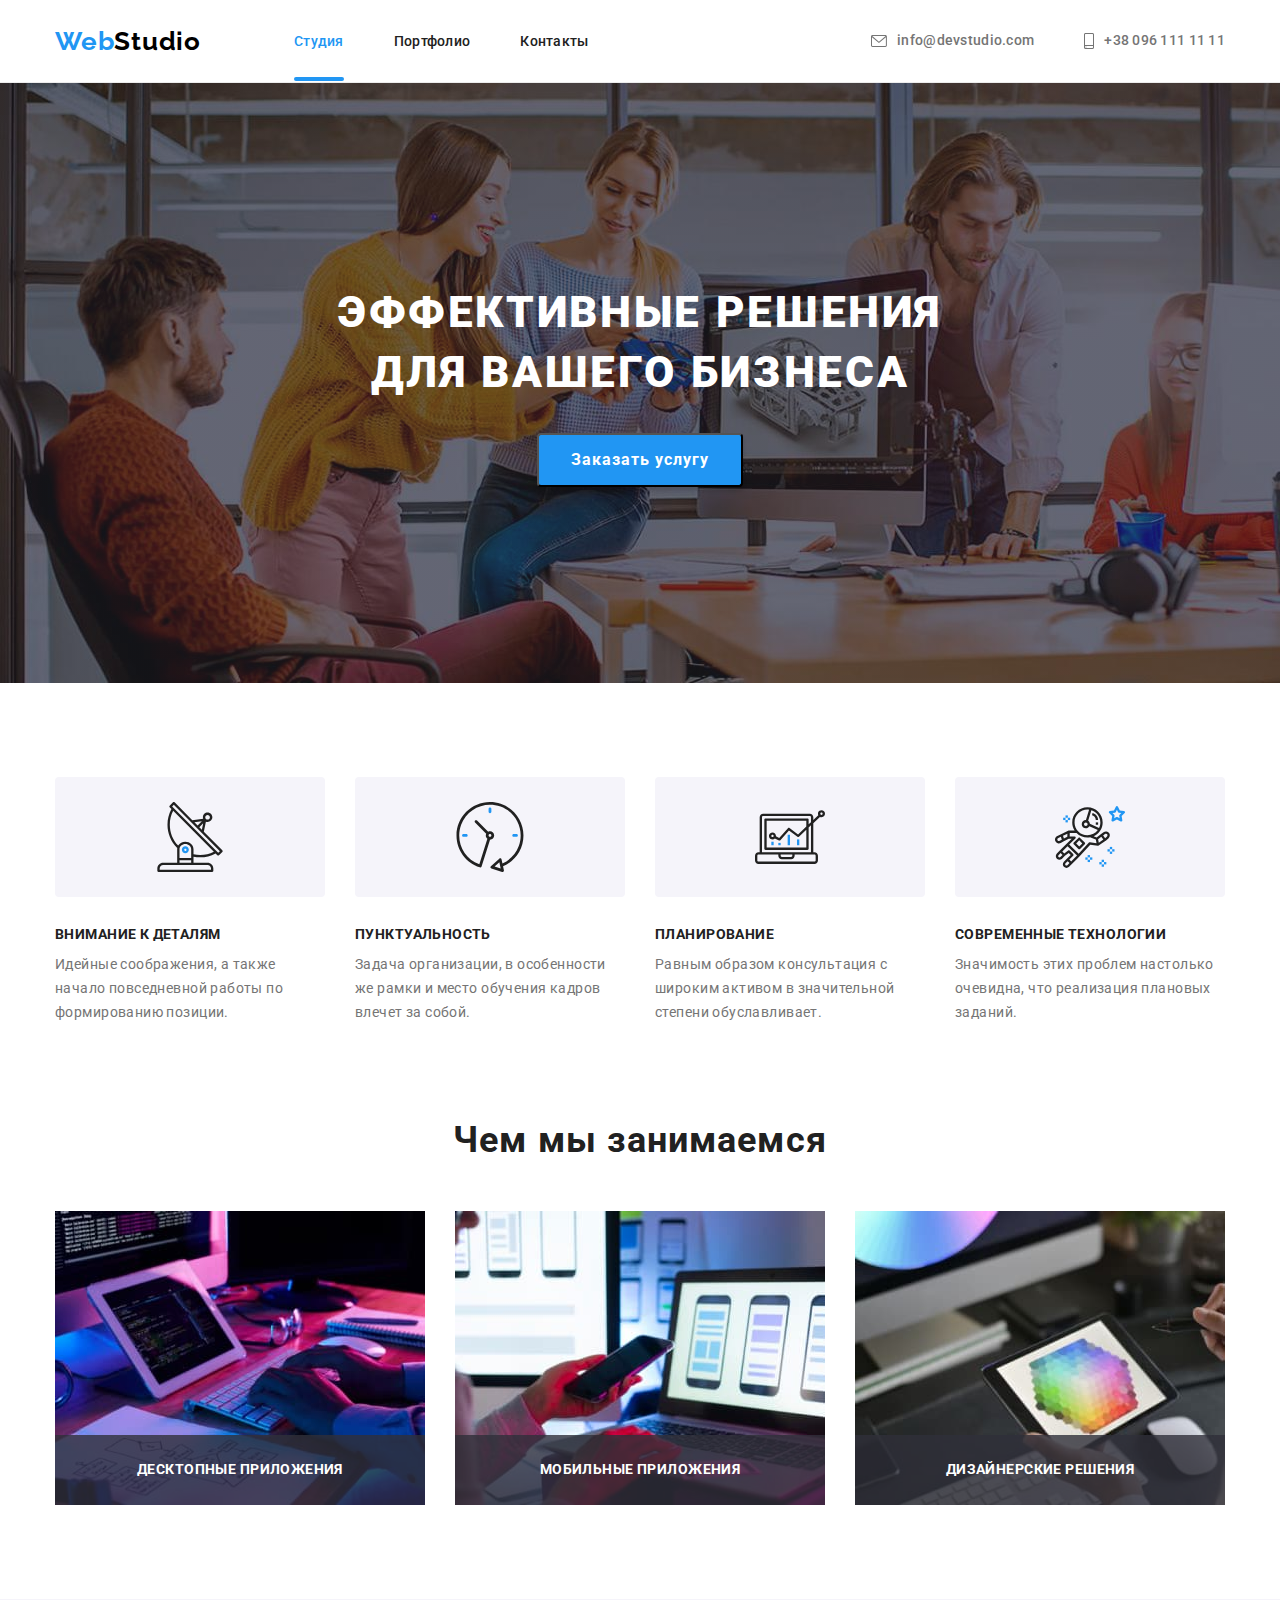
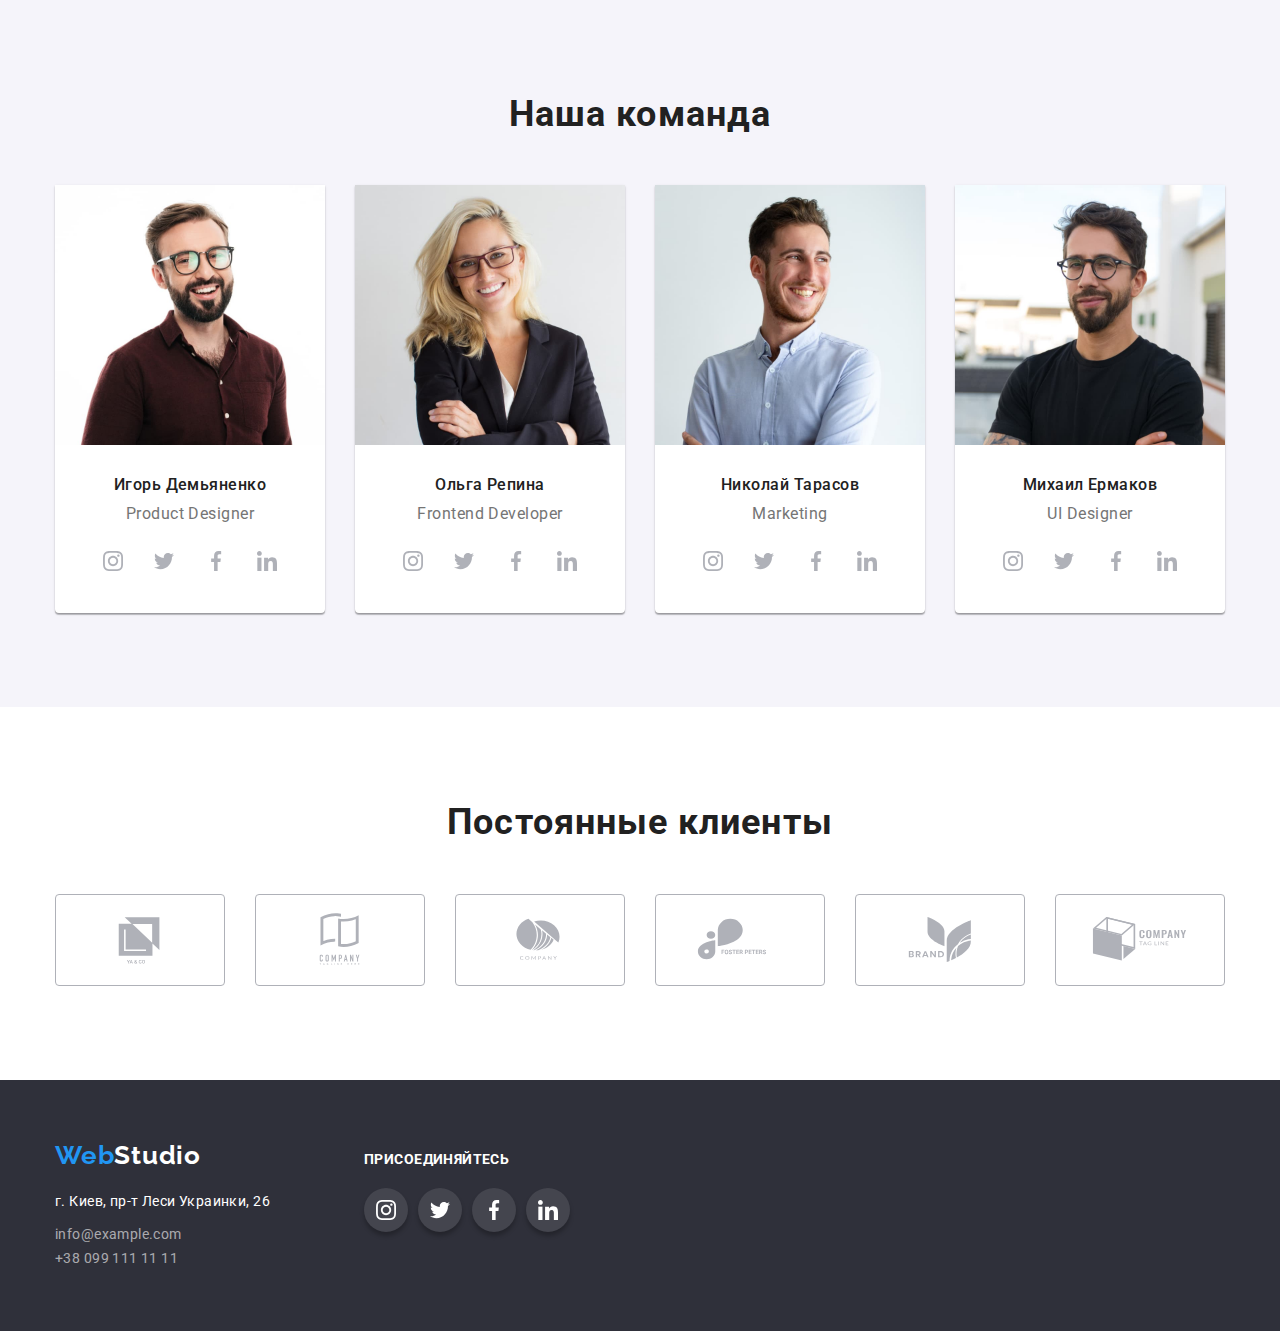
<file: index.html>
<!DOCTYPE html>
<html lang="en">
  <head>
    <meta charset="UTF-8" />
    <meta http-equiv="X-UA-Compatible" content="IE=edge" />
    <meta name="viewport" content="width=device-width, initial-scale=1.0" />
    <link rel="preconnect" href="https://fonts.googleapis.com" />
    <link rel="preconnect" href="https://fonts.gstatic.com" crossorigin />
    <link
      href="https://fonts.googleapis.com/css2?family=Raleway:wght@700&family=Roboto:wght@400;500;700;900&display=swap"
      rel="stylesheet"
    />

    <title>WebStudio</title>

    <link
      rel="stylesheet"
      href="https://cdnjs.cloudflare.com/ajax/libs/modern-normalize/1.1.0/modern-normalize.min.css"
    />
    <link rel="stylesheet" href="./css/styles.css" />
  </head>
  <body>
    <header>
      <div class="container header-container">
        <nav class="header-navigation">
          <a href="" class="logo link">Web<span class="logo-header">Studio</span></a>
          <ul class="list header-menu">
            <li class="header-item-menu">
              <a class="list-navigation link active-list" href="./index.html">Студия</a>
            </li>
            <li class="header-item-menu">
              <a class="list-navigation link" href="./portfolio.html">Портфолио</a>
            </li>
            <li class="header-item-menu">
              <a class="list-navigation link" href="">Контакты</a>
            </li>
          </ul>
        </nav>
        <ul class="list contacts-list">
          <li class="contacts-header">
            <a href="https//mailto:info@devstudio.com" class="link contacts-header-link">
              <svg width="16" height="12" class="icon-contacts">
                <use href="./images/icons.svg#icon-envelope"></use>
              </svg>
              info@devstudio.com</a
            >
          </li>

          <li class="contacts-header">
            <a href="https//tel:+380961111111" class="link contacts-header-link">
              <svg width="10" height="16" class="icon-contacts">
                <use href="./images/icons.svg#icon-smartphone"></use>
              </svg>
              +38 096 111 11 11</a
            >
          </li>
        </ul>
      </div>
    </header>

    <main>
      <!-- Section hero -->
      <section>
        <div class="hero-container">
          <h1 class="main-title">Эффективные решения для вашего бизнеса</h1>
          <button class="hero-btn" type="button" data-modal-open>Заказать услугу</button>
        </div>
      </section>

      <!-- Section 1 Особенности -->
      <section class="section">
        <div class="container">
          <ul class="list features-container">
            <li class="item-features">
              <div class="features-icon-section">
                <svg width="70" height="70">
                  <use href="./images/icons.svg#icon-antenna-1"></use>
                </svg>
              </div>
              <h3 class="title-features">внимание к деталям</h3>
              <p class="text-features">
                Идейные соображения, а также начало повседневной работы по формированию позиции.
              </p>
            </li>
            <li class="item-features">
              <div class="features-icon-section">
                <svg width="70" height="70">
                  <use href="./images/icons.svg#icon-clock-1"></use>
                </svg>
              </div>
              <h3 class="title-features">пунктуальность</h3>
              <p class="text-features">
                Задача организации, в особенности же рамки и место обучения кадров влечет за собой.
              </p>
            </li>
            <li class="item-features">
              <div class="features-icon-section">
                <svg width="70" height="70">
                  <use href="./images/icons.svg#icon-diagram-1"></use>
                </svg>
              </div>
              <h3 class="title-features">планирование</h3>
              <p class="text-features">
                Равным образом консультация с широким активом в значительной степени обуславливает.
              </p>
            </li>
            <li class="item-features">
              <div class="features-icon-section">
                <svg width="70" height="70">
                  <use href="./images/icons.svg#icon-astronaut-1"></use>
                </svg>
              </div>
              <h3 class="title-features">современные технологии</h3>
              <p class="text-features">
                Значимость этих проблем настолько очевидна, что реализация плановых заданий.
              </p>
            </li>
          </ul>
        </div>
      </section>

      <!-- Section 2 Чем мы занимаемся -->
      <section class="section section-align">
        <div class="container">
          <h2 class="title-sections">Чем мы занимаемся</h2>
          <ul class="list services-container">
            <li class="item-services">
              <a href="" class="services-link"
                ><img
                  src="./images/img.jpg"
                  alt="Руки лежат на клавиатуре перед монитором и планшетом"
                  width="370"
                />
                <div class="text-services"><p>Десктопные приложения</p></div>
              </a>
            </li>
            <li class="item-services">
              <a href="" class="services-link"
                ><img
                  src="./images/img2.jpg"
                  alt="Открытый ноутбук и телефон в правой руке"
                  width="370"
                />
                <div class="text-services"><p>Мобильные приложения</p></div></a
              >
            </li>
            <li class="item-services">
              <a href="" class="services-link"
                ><img src="./images/img3.jpg" alt="Планшет в руке" width="370" />
                <div class="text-services"><p>Дизайнерские решения</p></div></a
              >
            </li>
          </ul>
        </div>
      </section>

      <!-- Section 3 Команда -->
      <section class="section main-team-container">
        <div class="container">
          <h2 class="title-sections">Наша команда</h2>
          <ul class="list team-container">
            <li class="item-team">
              <img src="./images/ihor_demyanienko.jpg" alt="Игорь Демьяненко" width="270" />

              <div class="team-info">
                <h3 class="title-employee">Игорь Демьяненко</h3>
                <p class="text-profession">Product Designer</p>
                <ul class="social-links-team list">
                  <li>
                    <a href="" class="icon-social-link">
                      <svg width="20" height="20">
                        <use href="./images/icons.svg#icon-instagram"></use>
                      </svg>
                    </a>
                  </li>

                  <li>
                    <a href="" class="icon-social-link">
                      <svg width="20" height="20">
                        <use href="./images/icons.svg#icon-twitter"></use>
                      </svg>
                    </a>
                  </li>
                  <li>
                    <a href="" class="icon-social-link">
                      <svg width="20" height="20">
                        <use href="./images/icons.svg#icon-facebook"></use>
                      </svg>
                    </a>
                  </li>
                  <li>
                    <a href="" class="icon-social-link">
                      <svg width="20" height="20">
                        <use href="./images/icons.svg#icon-linkedin"></use>
                      </svg>
                    </a>
                  </li>
                </ul>
              </div>
            </li>
            <li class="item-team">
              <img src="./images/olga_repina.jpg" alt="Ольга Репина" width="270" />

              <div class="team-info">
                <h3 class="title-employee">Ольга Репина</h3>
                <p class="text-profession">Frontend Developer</p>
                <ul class="social-links-team list">
                  <li>
                    <a href="" class="icon-social-link">
                      <svg width="20" height="20">
                        <use href="./images/icons.svg#icon-instagram"></use>
                      </svg>
                    </a>
                  </li>
                  <li>
                    <a href="" class="icon-social-link">
                      <svg width="20" height="20">
                        <use href="./images/icons.svg#icon-twitter"></use>
                      </svg>
                    </a>
                  </li>
                  <li>
                    <a href="" class="icon-social-link">
                      <svg width="20" height="20">
                        <use href="./images/icons.svg#icon-facebook"></use>
                      </svg>
                    </a>
                  </li>
                  <li>
                    <a href="" class="icon-social-link">
                      <svg width="20" height="20">
                        <use href="./images/icons.svg#icon-linkedin"></use>
                      </svg>
                    </a>
                  </li>
                </ul>
              </div>
            </li>
            <li class="item-team">
              <img src="./images/nikolai_tarasov.jpg" alt="Николай Тарасов" width="270" />

              <div class="team-info">
                <h3 class="title-employee">Николай Тарасов</h3>
                <p class="text-profession">Marketing</p>
                <ul class="social-links-team list">
                  <li>
                    <a href="" class="icon-social-link">
                      <svg width="20" height="20">
                        <use href="./images/icons.svg#icon-instagram"></use>
                      </svg>
                    </a>
                  </li>
                  <li>
                    <a href="" class="icon-social-link">
                      <svg width="20" height="20">
                        <use href="./images/icons.svg#icon-twitter"></use>
                      </svg>
                    </a>
                  </li>
                  <li>
                    <a href="" class="icon-social-link">
                      <svg width="20" height="20">
                        <use href="./images/icons.svg#icon-facebook"></use>
                      </svg>
                    </a>
                  </li>
                  <li>
                    <a href="" class="icon-social-link">
                      <svg width="20" height="20">
                        <use href="./images/icons.svg#icon-linkedin"></use>
                      </svg>
                    </a>
                  </li>
                </ul>
              </div>
            </li>
            <li class="item-team">
              <img src="./images/mihail_ermakov.jpg" alt="Михаил Ермаков" width="270" />

              <div class="team-info">
                <h3 class="title-employee">Михаил Ермаков</h3>
                <p class="text-profession">UI Designer</p>
                <ul class="social-links-team list">
                  <li>
                    <a href="" class="icon-social-link">
                      <svg width="20" height="20">
                        <use href="./images/icons.svg#icon-instagram"></use>
                      </svg>
                    </a>
                  </li>
                  <li>
                    <a href="" class="icon-social-link">
                      <svg width="20" height="20">
                        <use href="./images/icons.svg#icon-twitter"></use>
                      </svg>
                    </a>
                  </li>
                  <li>
                    <a href="" class="icon-social-link">
                      <svg width="20" height="20">
                        <use href="./images/icons.svg#icon-facebook"></use>
                      </svg>
                    </a>
                  </li>
                  <li>
                    <a href="" class="icon-social-link">
                      <svg width="20" height="20">
                        <use href="./images/icons.svg#icon-linkedin"></use>
                      </svg>
                    </a>
                  </li>
                </ul>
              </div>
            </li>
          </ul>
        </div>
      </section>

      <!-- Section 4 Клиенты -->

      <section class="section">
        <div class="container">
          <h2 class="title-sections">Постоянные клиенты</h2>
          <ul class="list clients-section">
            <li class="clients-item">
              <a href="" class="clients-item-link">
                <svg width="106" height="60"><use href="./images/icons.svg#icon-Logo" /></svg>
              </a>
            </li>
            <li class="clients-item">
              <a href="" class="clients-item-link">
                <svg width="106" height="60"><use href="./images/icons.svg#icon-Logo2" /></svg>
              </a>
            </li>
            <li class="clients-item">
              <a href="" class="clients-item-link">
                <svg width="106" height="60"><use href="./images/icons.svg#icon-Logo3" /></svg>
              </a>
            </li>
            <li class="clients-item">
              <a href="" class="clients-item-link">
                <svg width="106" height="60"><use href="./images/icons.svg#icon-Logo4" /></svg>
              </a>
            </li>
            <li class="clients-item">
              <a href="" class="clients-item-link">
                <svg width="106" height="60"><use href="./images/icons.svg#icon-Logo5" /></svg>
              </a>
            </li>
            <li class="clients-item">
              <a href="" class="clients-item-link">
                <svg width="106" height="60"><use href="./images/icons.svg#icon-Logo6" /></svg>
              </a>
            </li>
          </ul>
        </div>
      </section>

      <!-- Подвал -->
      <footer class="footer-section">
        <div class="container footer-info">
          <div class="contacts-footer-info">
            <a href="" class="logo link">Web<span class="logo-footer">Studio</span></a>
            <address class="physical-adress">г. Киев, пр-т Леси Украинки, 26</address>
            <ul class="list">
              <li>
                <a class="contacts-footer link" href="https//mailto:info@example.com"
                  >info@example.com</a
                >
              </li>
              <li>
                <a class="contacts-footer link" href="https//tel:+380991111111"
                  >+38 099 111 11 11</a
                >
              </li>
            </ul>
          </div>
          <div class="footer-social-links-container">
            <p class="footer-text">присоединяйтесь</p>
            <ul class="social-links-footer list">
              <li>
                <a href="" class="footer-social-icon">
                  <svg width="20" height="20">
                    <use href="./images/icons.svg#icon-instagram"></use>
                  </svg>
                </a>
              </li>
              <li>
                <a href="" class="footer-social-icon">
                  <svg width="20" height="20">
                    <use href="./images/icons.svg#icon-twitter"></use>
                  </svg>
                </a>
              </li>
              <li>
                <a href="" class="footer-social-icon">
                  <svg width="20" height="20">
                    <use href="./images/icons.svg#icon-facebook"></use>
                  </svg>
                </a>
              </li>
              <li>
                <a href="" class="footer-social-icon">
                  <svg width="20" height="20">
                    <use href="./images/icons.svg#icon-linkedin"></use>
                  </svg>
                </a>
              </li>
            </ul>
          </div>
        </div>
      </footer>
    </main>
    <div class="backdrop is-hidden" data-modal>
      <div class="modal">
        <button type="button" class="close-modal" data-modal-close>
          <svg class="icon-close-modal" width="18" height="18">
            <use href="./images/icons.svg#icon-close-modal"></use>
          </svg>
        </button>
      </div>
    </div>
    <script src="./js/modal.js"></script>
  </body>
</html>
</file>
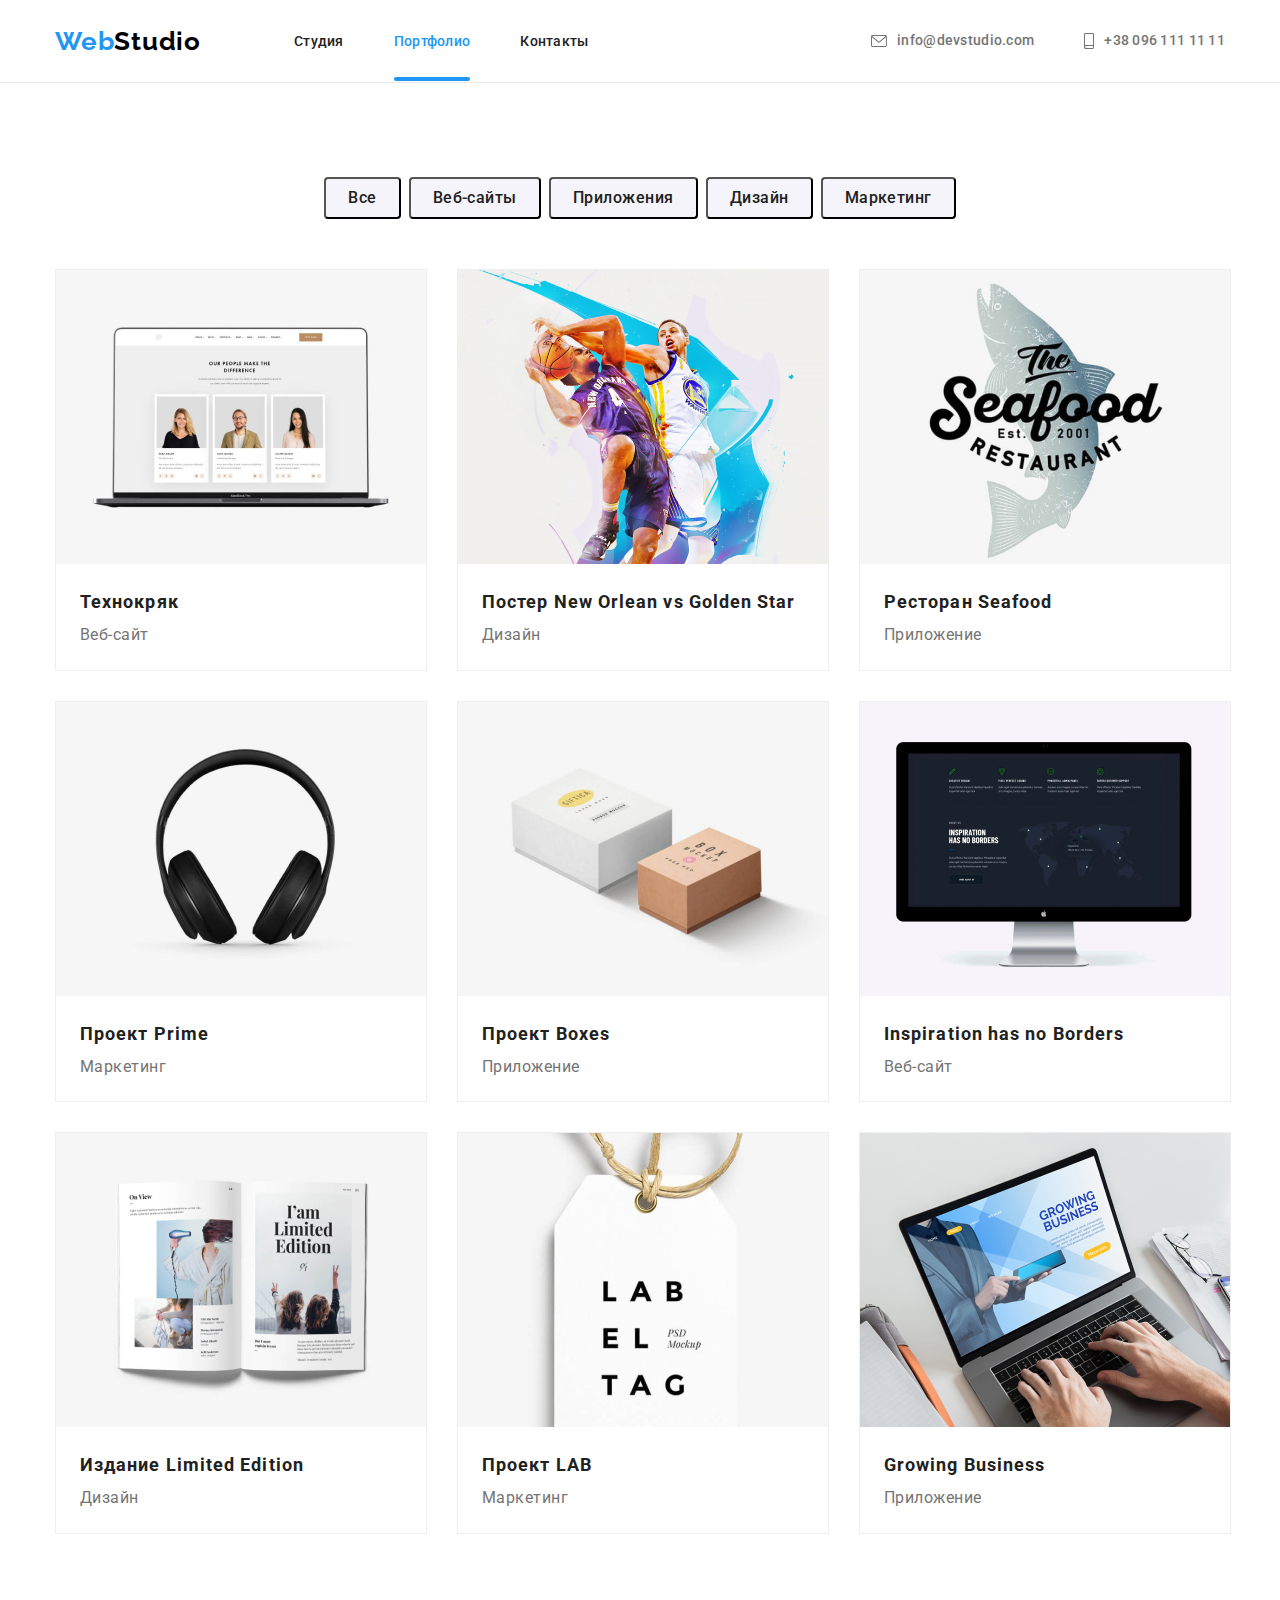
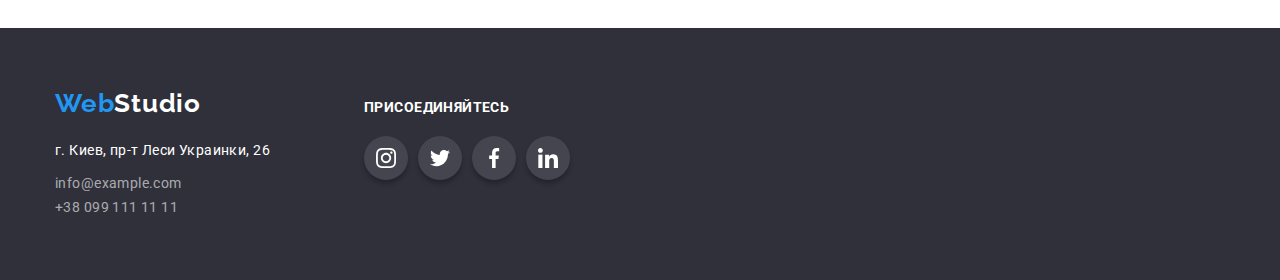
<file: portfolio.html>
<!DOCTYPE html>
<html lang="en">
  <head>
    <meta charset="UTF-8" />
    <meta http-equiv="X-UA-Compatible" content="IE=edge" />
    <meta name="viewport" content="width=device-width, initial-scale=1.0" />
    <link rel="preconnect" href="https://fonts.googleapis.com" />
    <link rel="preconnect" href="https://fonts.gstatic.com" crossorigin />
    <link
      href="https://fonts.googleapis.com/css2?family=Raleway:wght@700&family=Roboto:wght@400;500;700;900&display=swap"
      rel="stylesheet"
    />
    <title>WebStudio</title>
    <link
      rel="stylesheet"
      href="https://cdnjs.cloudflare.com/ajax/libs/modern-normalize/1.1.0/modern-normalize.min.css"
    />
    <link rel="stylesheet" href="./css/styles.css" />
  </head>

  <body>
    <header>
      <div class="container header-container">
        <nav class="header-navigation">
          <a href="" class="logo link">Web<span class="logo-header">Studio</span></a>
          <ul class="list header-menu">
            <li class="header-item-menu">
              <a class="list-navigation link" href="./index.html">Студия</a>
            </li>
            <li class="header-item-menu">
              <a class="list-navigation link active-list" href="./portfolio.html">Портфолио</a>
            </li>
            <li class="header-item-menu">
              <a class="list-navigation link" href="">Контакты</a>
            </li>
          </ul>
        </nav>
        <ul class="list contacts-list">
          <li class="contacts-header">
            <a href="https//mailto:info@devstudio.com" class="link contacts-header-link">
              <svg width="16" height="12" class="icon-contacts">
                <use href="../images/icons.svg#icon-envelope"></use>
              </svg>
              info@devstudio.com</a
            >
          </li>

          <li class="contacts-header">
            <a href="https//tel:+380961111111" class="link contacts-header-link">
              <svg width="10" height="16" class="icon-contacts">
                <use href="../images/icons.svg#icon-smartphone"></use>
              </svg>
              +38 096 111 11 11</a
            >
          </li>
        </ul>
      </div>
    </header>

    <main>
      <section class="section">
        <div class="container">
          <h1 class="visually-hidden">Наше Портфолио</h1>
          <ul class="list guide-container">
            <li class="item-guide"><button class="guide-list-btn" type="button">Все</button></li>
            <li class="item-guide">
              <button class="guide-list-btn" type="button">Веб-сайты</button>
            </li>
            <li class="item-guide">
              <button class="guide-list-btn" type="button">Приложения</button>
            </li>
            <li class="item-guide"><button class="guide-list-btn" type="button">Дизайн</button></li>
            <li class="item-guide">
              <button class="guide-list-btn" type="button">Маркетинг</button>
            </li>
          </ul>

          <ul class="list projects">
            <li class="projects-item">
              <a href="" class="link"
                ><div class="text-projects-wrap">
                  <img src="./images/tehnokryak.jpg" alt="Карточка Портфолио" width="370" />
                  <p class="text-projects-item">
                    Технокряк это современная площадка распространения коронавируса. Компании
                    используют эту платформу для цифрового шпионажа и атак на защищённые сервера
                    конкурентов.
                  </p>
                </div>
                <div class="text-projects-container">
                  <h2 class="title-projects">Технокряк</h2>
                  <p class="text-projects">Веб-сайт</p>
                </div></a
              >
            </li>
            <li class="projects-item">
              <a href="" class="link">
                <div class="text-projects-wrap">
                  <img
                    src="./images/poster_new_orlean.jpg"
                    alt="Баскетболисты с мячем"
                    width="370"
                  />
                  <p class="text-projects-item">
                    Технокряк это современная площадка распространения коронавируса. Компании
                    используют эту платформу для цифрового шпионажа и атак на защищённые сервера
                    конкурентов.
                  </p>
                </div>
                <div class="text-projects-container">
                  <h2 class="title-projects">Постер New Orlean vs Golden Star</h2>
                  <p class="text-projects">Дизайн</p>
                </div>
              </a>
            </li>
            <li class="projects-item">
              <a href="" class="link">
                <div class="text-projects-wrap">
                  <img src="./images/restoran.jpg" alt="Рыба" width="370" />
                  <p class="text-projects-item">
                    Технокряк это современная площадка распространения коронавируса. Компании
                    используют эту платформу для цифрового шпионажа и атак на защищённые сервера
                    конкурентов.
                  </p>
                </div>
                <div class="text-projects-container">
                  <h2 class="title-projects">Ресторан Seafood</h2>
                  <p class="text-projects">Приложение</p>
                </div>
              </a>
            </li>
            <li class="projects-item">
              <a href="" class="link">
                <div class="text-projects-wrap">
                  <img src="./images/project_prime.jpg" alt="Наушники" width="370" />
                  <p class="text-projects-item">
                    Технокряк это современная площадка распространения коронавируса. Компании
                    используют эту платформу для цифрового шпионажа и атак на защищённые сервера
                    конкурентов.
                  </p>
                </div>
                <div class="text-projects-container">
                  <h2 class="title-projects">Проект Prime</h2>
                  <p class="text-projects">Маркетинг</p>
                </div>
              </a>
            </li>
            <li class="projects-item">
              <a href="" class="link">
                <div class="text-projects-wrap">
                  <img src="./images/project_boxes.jpg" alt="Две коробки" width="370" />
                  <p class="text-projects-item">
                    Технокряк это современная площадка распространения коронавируса. Компании
                    используют эту платформу для цифрового шпионажа и атак на защищённые сервера
                    конкурентов.
                  </p>
                </div>
                <div class="text-projects-container">
                  <h2 class="title-projects">Проект Boxes</h2>
                  <p class="text-projects">Приложение</p>
                </div>
              </a>
            </li>
            <li class="projects-item">
              <a href="" class="link">
                <div class="text-projects-wrap">
                  <img src="./images/inspiration.jpg" alt="Изобраэение на мониторе" width="370" />
                  <p class="text-projects-item">
                    Технокряк это современная площадка распространения коронавируса. Компании
                    используют эту платформу для цифрового шпионажа и атак на защищённые сервера
                    конкурентов.
                  </p>
                </div>
                <div class="text-projects-container">
                  <h2 class="title-projects">Inspiration has no Borders</h2>
                  <p class="text-projects">Веб-сайт</p>
                </div>
              </a>
            </li>
            <li class="projects-item">
              <a href="" class="link">
                <div class="text-projects-wrap">
                  <img src="./images/limited_edition.jpg" alt="Раскрытая книга" width="370" />
                  <p class="text-projects-item">
                    Технокряк это современная площадка распространения коронавируса. Компании
                    используют эту платформу для цифрового шпионажа и атак на защищённые сервера
                    конкурентов.
                  </p>
                </div>
                <div class="text-projects-container">
                  <h2 class="title-projects">Издание Limited Edition</h2>
                  <p class="text-projects">Дизайн</p>
                </div>
              </a>
            </li>
            <li class="projects-item">
              <a href="" class="link">
                <div class="text-projects-wrap">
                  <img src="./images/project_lab.jpg" alt="Бирка" width="370" />
                  <p class="text-projects-item">
                    Технокряк это современная площадка распространения коронавируса. Компании
                    используют эту платформу для цифрового шпионажа и атак на защищённые сервера
                    конкурентов.
                  </p>
                </div>
                <div class="text-projects-container">
                  <h2 class="title-projects">Проект LAB</h2>
                  <p class="text-projects">Маркетинг</p>
                </div>
              </a>
            </li>
            <li class="projects-item">
              <a href="" class="link">
                <div class="text-projects-wrap">
                  <img src="./images/growing.jpg" alt="Ноутбук" width="370" />
                  <p class="text-projects-item">
                    Технокряк это современная площадка распространения коронавируса. Компании
                    используют эту платформу для цифрового шпионажа и атак на защищённые сервера
                    конкурентов.
                  </p>
                </div>
                <div class="text-projects-container">
                  <h2 class="title-projects">Growing Business</h2>
                  <p class="text-projects">Приложение</p>
                </div>
              </a>
            </li>
          </ul>
        </div>
      </section>
    </main>

    <footer class="footer-section">
      <div class="container footer-info">
        <div class="contacts-footer-info">
          <a href="" class="logo link">Web<span class="logo-footer">Studio</span></a>
          <address class="physical-adress">г. Киев, пр-т Леси Украинки, 26</address>
          <ul class="list">
            <li>
              <a class="contacts-footer link" href="https//mailto:info@example.com"
                >info@example.com</a
              >
            </li>
            <li>
              <a class="contacts-footer link" href="https//tel:+380991111111">+38 099 111 11 11</a>
            </li>
          </ul>
        </div>
        <div class="footer-social-links-container">
          <p class="footer-text">присоединяйтесь</p>
          <ul class="social-links-footer list">
            <li>
              <a href="" class="footer-social-icon">
                <svg width="20" height="20">
                  <use href="./images/icons.svg#icon-instagram"></use>
                </svg>
              </a>
            </li>
            <li>
              <a href="" class="footer-social-icon">
                <svg width="20" height="20">
                  <use href="./images/icons.svg#icon-twitter"></use>
                </svg>
              </a>
            </li>
            <li>
              <a href="" class="footer-social-icon">
                <svg width="20" height="20">
                  <use href="./images/icons.svg#icon-facebook"></use>
                </svg>
              </a>
            </li>
            <li>
              <a href="" class="footer-social-icon">
                <svg width="20" height="20">
                  <use href="./images/icons.svg#icon-linkedin"></use>
                </svg>
              </a>
            </li>
          </ul>
        </div>
      </div>
    </footer>
  </body>
</html>
</file>
<file: css/styles.css>
:root {
  --logo-color: #2196f3;
  --navigation-color: #212121;
  --contacts-color: #757575;
  --second-title-color: #212121;
  --first-title-color: #ffffff;
  --third-title-color: #212121;
  --text-color: #757575;
  --accent-color: #2196f3;
  --btn-color: #ffffff;
  --btn-background-color: #2196f3;
  --first-background-color: #2f303a;
  --second-btn-background-color: #f5f4fa;
  --second-btn-color: #212121;
  --accent-btn-color: #ffffff;
  --accent-btn-background-color: #2196f3;
}

body {
  font-family: 'Roboto', 'Raleway', 'sans-serif';
  color: #757575;
}

p,
h1,
h2,
h3,
h4,
h5,
h6 {
  margin: 0;
}

ul {
  margin: 0;
  padding: 0;
}

.container {
  width: 1200px;
  padding-left: 15px;
  padding-right: 15px;
  margin: auto;
}

.section {
  padding-top: 94px;
  padding-bottom: 94px;
}

.section-align {
  padding-top: 0;
}

img {
  display: block;
  max-width: 100%;
}

.list {
  list-style: none;
}

.link {
  text-decoration: none;
  color: inherit;
}

.visually-hidden {
  position: absolute;
  white-space: nowrap;
  width: 1px;
  height: 1px;
  overflow: hidden;
  border: 0;
  padding: 0;
  clip: rect(0 0 0 0);
  clip-path: inset(50%);
  margin: -1px;
}

/*===========  Header  ===========*/

header {
  border-bottom: 1px solid #ececec;
}

.header-container {
  display: flex;
  align-items: center;
}

.header-navigation {
  display: flex;
  align-items: center;
}

.header-menu {
  display: flex;
}

.header-item-menu {
  padding-top: 32px;
  padding-bottom: 32px;
}

.header-item-menu:not(:last-child) {
  margin-right: 50px;
}

.logo {
  margin-right: 93px;
  color: var(--logo-color);
  font-family: Raleway;
  font-weight: 700;
  font-size: 26px;
  line-height: 1.19;
  letter-spacing: 0.03em;
}

.logo-header {
  color: #000000;
}

.list-navigation {
  position: relative;
  padding-top: 32px;
  padding-bottom: 32px;

  font-weight: 500;
  font-size: 14px;
  line-height: 1.14;
  letter-spacing: 0.02em;
  color: var(--navigation-color);
  transition: color 250ms cubic-bezier(0.4, 0, 0.2, 1) 0ms;
}

.active-list {
  color: var(--accent-color);
}

.list-navigation:hover,
.list-navigation:focus {
  color: var(--accent-color);
}

.active-list::after {
  position: absolute;
  display: block;

  width: 100%;
  height: 4px;
  bottom: 0;
  content: '';
  background: #2196f3;
  border-radius: 2px;
}

.icon-contacts {
  margin-right: 10px;
  fill: currentColor;
}

.icon-contacts:hover,
.icon-contacts:focus {
  fill: currentColor;

  box-shadow: 0px 4px 4px rgba(0, 0, 0, 0.25);
}

.contacts-list {
  display: flex;
  margin-left: auto;
}

.contacts-header:not(:last-child) {
  margin-right: 50px;
}

.contacts-header-link {
  display: flex;
  align-items: center;
  padding-top: 24px;
  padding-bottom: 25px;

  font-weight: 500;
  font-size: 14px;
  line-height: 1.14;
  letter-spacing: 0.02em;
  color: var(--contacts-color);
  transition-property: color;
  transition-duration: 250ms;
  transition-timing-function: cubic-bezier(0.4, 0, 0.2, 1);
}

.contacts-header-link:hover,
.contacts-header-link:focus {
  color: var(--accent-color);
}

/*=========  Hero  =========*/

.hero-container {
  display: flex;
  flex-direction: column;
  align-items: center;
  padding-bottom: 200px;
  padding-top: 200px;
  max-width: 1600px;
  max-height: 600px;
  margin-left: auto;
  margin-right: auto;

  background-image: linear-gradient(to right, rgba(47, 48, 58, 0.4), rgba(47, 48, 58, 0.4)),
    url(../images/background_img.jpg);
  background-repeat: no-repeat;
  background-size: cover;

  background-color: var(--first-background-color);
}

.main-title {
  margin-bottom: 30px;
  text-align: center;
  width: 696px;

  font-weight: 900;
  font-size: 44px;
  line-height: 1.36;
  letter-spacing: 0.06em;
  text-transform: uppercase;
  color: var(--first-title-color);
}

.hero-btn {
  box-shadow: 0px 4px 4px rgba(0, 0, 0, 0.15);
  border-radius: 4px;
  padding: 10px 32px;

  font-family: inherit;
  font-style: normal;
  font-weight: 700;
  font-size: 16px;
  line-height: 1.87;
  letter-spacing: 0.06em;
  color: var(--btn-color);
  background-color: var(--btn-background-color);
  cursor: pointer;
}

/*==========  Section 1  ==========*/

.features-container {
  display: flex;
  justify-content: space-between;
}

.features-icon-section {
  display: flex;
  align-items: center;
  justify-content: center;

  width: 270px;
  height: 120px;
  background: #f5f4fa;
  border-radius: 4px;
  margin-bottom: 30px;
}

.item-features {
  width: 270px;
}

.title-features {
  margin-bottom: 10px;

  color: var(--third-title-color);
  font-size: 14px;
  line-height: 1.14;
  letter-spacing: 0.03em;
  text-transform: uppercase;
}

.text-features {
  font-size: 14px;
  line-height: 1.71;
  letter-spacing: 0.03em;
}

/*==========  Section 2
Section 3  ==========*/

.services-container {
  display: flex;
  flex-wrap: wrap;
}

.services-link {
  display: flex;
  align-items: end;
  position: relative;
}

.text-services {
  position: absolute;
  text-align: center;
  padding-top: 27px;
  padding-bottom: 27px;
  width: 100%;

  background: rgba(47, 48, 58, 0.8);
  font-weight: bold;
  font-size: 14px;
  line-height: 1.14;
  letter-spacing: 0.03em;
  text-transform: uppercase;
  color: #ffffff;
}

.item-services:not(:last-child) {
  margin-right: 30px;
}

.title-sections {
  text-align: center;

  margin-bottom: 50px;

  color: var(--second-title-color);
  font-size: 36px;
  line-height: 1.17;
  letter-spacing: 0.03em;
}

.team-container {
  display: flex;
}
.main-team-container {
  background-color: #f5f4fa;
}

.item-team {
  background: #ffffff;

  box-shadow: 0px 1px 3px rgba(0, 0, 0, 0.12), 0px 1px 1px rgba(0, 0, 0, 0.14),
    0px 2px 1px rgba(0, 0, 0, 0.2);
  border-radius: 0px 0px 4px 4px;
}

.item-team:not(:last-child) {
  margin-right: 30px;
}

.team-info {
  padding-top: 30px;
  padding-bottom: 30px;
  text-align: center;
}

.title-employee {
  padding-bottom: 10px;
  color: var(--third-title-color);
  font-weight: 500;
  font-size: 16px;
  line-height: 1.19;
  letter-spacing: 0.03em;
}

.text-profession {
  color: var(--text-color);
  font-size: 16px;
  line-height: 1.19;
  letter-spacing: 0.03em;
  padding-bottom: 16px;
}

.social-links-team {
  display: flex;
  flex-direction: row;
  justify-content: space-around;

  padding: 0 32px;
}
.icon-social-link {
  display: flex;
  justify-content: center;
  align-items: center;
  width: 44px;
  height: 44px;
  fill: #afb1b8;
  transition-property: fill, box-shadow, background;
  transition-duration: 250ms;
  transition-timing-function: cubic-bezier(0.4, 0, 0.2, 1);
  border-radius: 50%;
}

.icon-social-link:hover,
.icon-social-link:focus {
  display: flex;
  justify-content: center;
  align-items: center;
  width: 44px;
  height: 44px;

  fill: #ffffff;
  background: #2196f3;
  box-shadow: 0px 4px 4px rgba(0, 0, 0, 0.25);
  border-radius: 50%;
}

/*==========  Section 4  ===========*/

.clients-section {
  display: flex;
  justify-content: space-between;
}

.clients-item-link {
  display: flex;
  justify-content: center;
  align-items: center;
  width: 170px;
  height: 92px;

  border: 1px solid #afb1b8;
  fill: #afb1b8;
  transition-property: fill, box-shadow, background;
  transition-duration: 250ms;
  transition-timing-function: cubic-bezier(0.4, 0, 0.2, 1);
  border-radius: 4px;
}

.clients-item-link:hover,
.clients-item-link:focus {
  display: flex;
  justify-content: center;
  align-items: center;
  width: 170px;
  height: 92px;

  border: 1px solid #2196f3;
  box-sizing: border-box;
  border-radius: 4px;
  fill: #2196f3;
}

/*==========  Footer  ===========*/

.footer-section {
  padding-top: 60px;
  padding-bottom: 60px;
  background-color: var(--first-background-color);
}
.logo-footer {
  color: #ffffff;
}

.physical-adress {
  margin-top: 20px;
  margin-bottom: 9px;

  font-style: normal;
  font-size: 14px;
  line-height: 1.71;
  letter-spacing: 0.03em;
  color: #ffffff;
}

.contacts-footer {
  font-size: 14px;
  line-height: 1.71;
  letter-spacing: 0.03em;
  color: rgba(255, 255, 255, 0.6);
}

.footer-social-links-container {
  width: 206px;
  height: 80px;
  margin-left: 70px;
  margin-top: 12px;
}

.footer-info {
  display: flex;
}

.footer-text {
  margin-bottom: 20px;
  font-weight: bold;
  font-size: 14px;
  line-height: 1.14;
  letter-spacing: 0.03em;
  text-transform: uppercase;
  color: #ffffff;
}

.footer-social-icon {
  display: flex;
  justify-content: center;
  align-items: center;
  width: 44px;
  height: 44px;

  fill: #ffffff;
  background: rgba(255, 255, 255, 0.1);
  box-shadow: 0px 4px 4px rgba(0, 0, 0, 0.25);
  transition-property: fill, box-shadow, background;
  transition-duration: 250ms;
  transition-timing-function: cubic-bezier(0.4, 0, 0.2, 1);
  border-radius: 50%;
}

.footer-social-icon:hover,
.footer-social-icon:focus {
  display: flex;
  justify-content: center;
  align-items: center;
  width: 44px;
  height: 44px;

  fill: #ffffff;
  background: #2196f3;
  box-shadow: 0px 4px 4px rgba(0, 0, 0, 0.25);
  border-radius: 50%;
}

.social-links-footer {
  display: flex;
  flex-direction: row;
  justify-content: space-between;
}

/*==========  Portfolio  ===========*/

.guide-container {
  justify-content: center;
  display: flex;
  margin-bottom: 50px;
}

.guide-list-btn {
  background: #f5f4fa;
  border-radius: 4px;
  border: no;
  color: var(--second-btn-color);
  background-color: var(--second-btn-background-color);
  font-family: inherit;
  font-weight: 500;
  font-size: 16px;
  line-height: 1.62;
  letter-spacing: 0.03em;
  cursor: pointer;
  transition-property: color, background;
  transition-duration: 250ms;
  transition-timing-function: cubic-bezier(0.4, 0, 0.2, 1);
}

.guide-list-btn {
  padding: 6px 22px;
}

.item-guide:not(:last-child) {
  margin-right: 8px;
}

.guide-list-btn:hover,
.guide-list-btn:focus {
  color: var(--accent-btn-color);
  background-color: var(--accent-btn-background-color);
  box-shadow: 0px 3px 1px rgba(0, 0, 0, 0.1), 0px 1px 2px rgba(0, 0, 0, 0.08),
    0px 2px 2px rgba(0, 0, 0, 0.12);
  border-radius: 4px;
}

.projects {
  display: flex;
  flex-wrap: wrap;
  margin-right: -30px;
  margin-bottom: -30px;
}

.projects-item {
  border: 1px solid #eeeeee;
  margin-right: 30px;
  margin-bottom: 30px;
  transition-property: box-shadow, background;
  transition-duration: 250ms;
  transition-timing-function: cubic-bezier(0.4, 0, 0.2, 1);
}

.projects-item:hover .text-projects-item {
  transform: translateY(0);
}

.projects-item:hover,
.projects-item:focus {
  background: #ffffff;
  border: 1px solid #eeeeee;
  box-sizing: border-box;
  box-shadow: 0px 1px 1px rgba(0, 0, 0, 0.12), 0px 4px 4px rgba(0, 0, 0, 0.06),
    1px 4px 6px rgba(0, 0, 0, 0.16);
}

.text-projects-item {
  position: absolute;
  top: 0;
  left: 0;
  height: 100%;
  padding: 63px 24px;
  font-size: 18px;
  line-height: 1.55;
  letter-spacing: 0.03em;
  color: #ffffff;
  background: rgba(33, 150, 243, 0.9);
  overflow: auto;
  transform: translateY(100%);
  transition-property: transform, box-shadow, background;
  transition-duration: 250ms;
  transition-timing-function: cubic-bezier(0.4, 0, 0.2, 1);
}

.text-projects-wrap {
  position: relative;
  overflow: hidden;
}

.text-projects-container {
  padding: 20px 0 20px 24px;
}

.projects-item:nth-child(3n + 0) {
  margin-right: 0;
}

.title-projects {
  color: var(--second-title-color);
  font-size: 18px;
  line-height: 2;
  letter-spacing: 0.06em;
}

.text-projects {
  font-size: 16px;
  line-height: 1.85;
  letter-spacing: 0.03em;
}

/*=============== Backdrop ================*/

.backdrop {
  width: 100vw;
  height: 100vh;
  background: rgba(0, 0, 0, 0.2);
  position: fixed;
  top: 0%;
  transition: opacity 500ms, visibility 500ms;
}

.modal {
  width: 528px;
  min-height: 581px;
  background: #ffffff;
  box-shadow: 0px 1px 3px rgba(0, 0, 0, 0.12), 0px 1px 1px rgba(0, 0, 0, 0.14),
    0px 2px 1px rgba(0, 0, 0, 0.2);
  border-radius: 4px;
  position: absolute;
  top: 50%;
  left: 50%;
  transform: skew(0);
  transform: translate(-50%, -50%);
  transition: transform 500ms;
}

.close-modal {
  width: 30px;
  height: 30px;
  border-radius: 50%;
  background: #ffffff;
  border: 1px solid rgba(0, 0, 0, 0.1);
  position: absolute;
  top: 8px;
  right: 8px;
  display: flex;
  align-items: center;
  justify-content: center;
  cursor: pointer;
}

.is-hidden .modal {
  transform: translateX(1500px) skew(75deg);
  transition: transform 500ms cubic-bezier(0.17, 0.67, 0.83, 0.67);
}

.is-hidden {
  visibility: hidden;
  opacity: 0;
  pointer-events: none;
}
</file>
